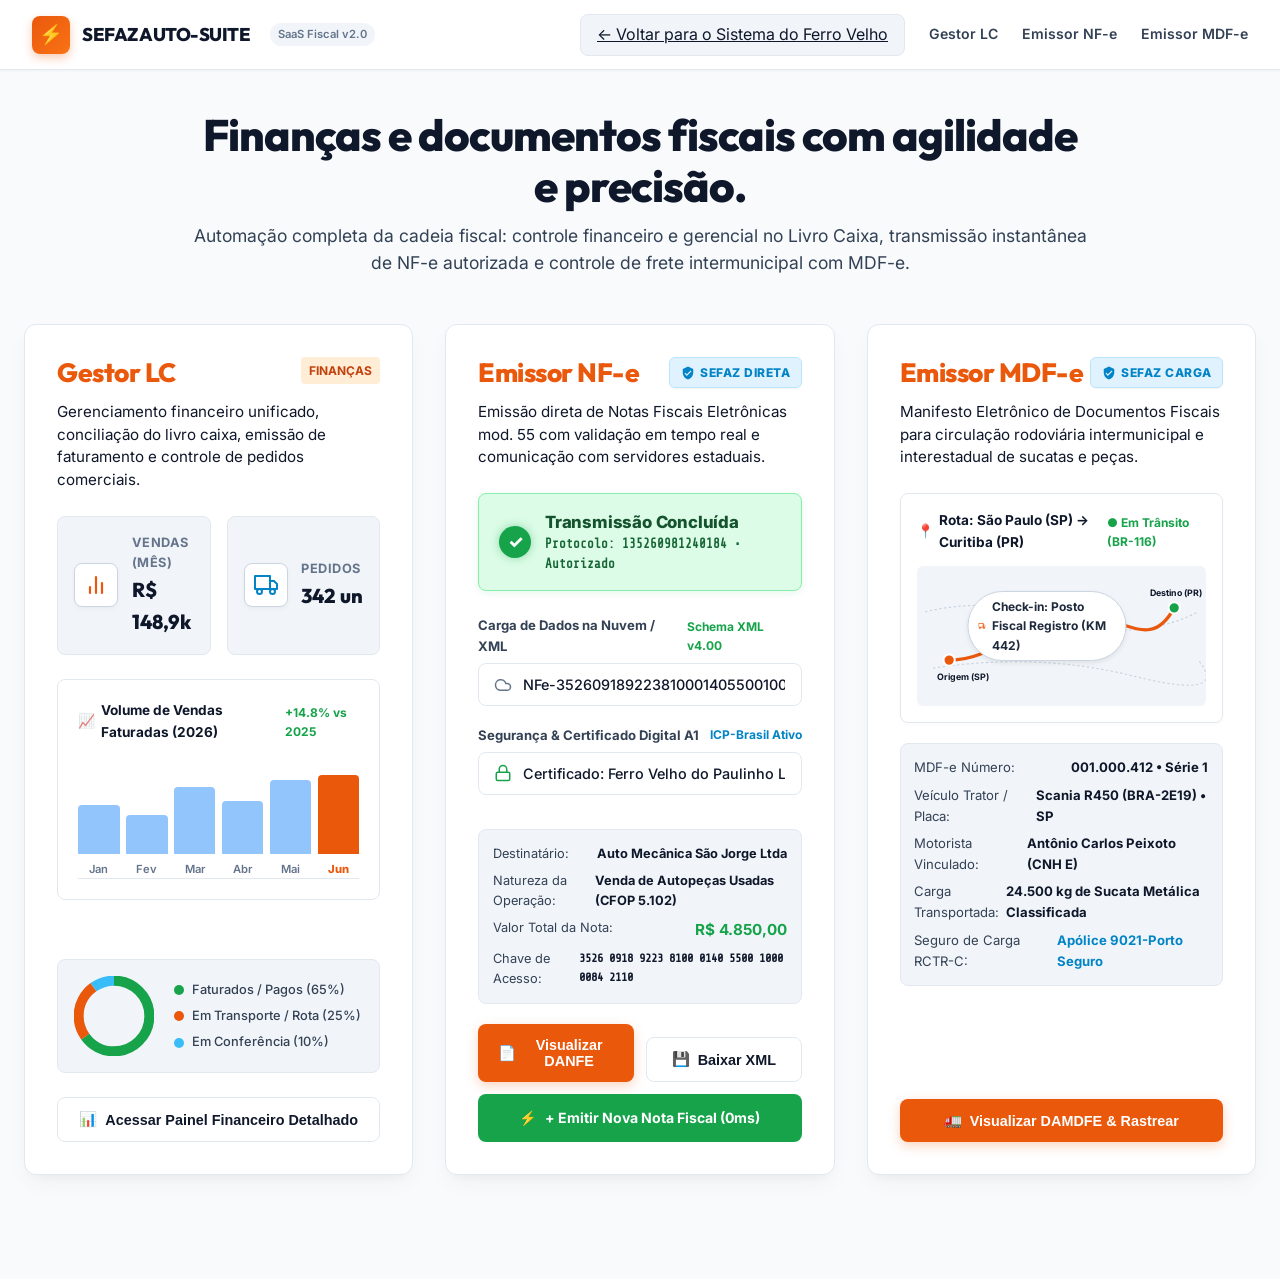
<file: fiscal.html>
<!DOCTYPE html>
<html lang="pt-BR">
<head>
  <meta charset="UTF-8">
  <meta name="viewport" content="width=device-width, initial-scale=1.0">
  <title>Plataforma Fiscal - Gestor LC, Emissor NF-e & Emissor MDF-e</title>
  <meta name="description" content="Finanças e documentos fiscais com agilidade e precisão. Gestor LC, Emissor NF-e integrado à SEFAZ e Emissor MDF-e com rastreamento de transporte.">
  <link rel="preconnect" href="https://fonts.googleapis.com">
  <link rel="preconnect" href="https://fonts.gstatic.com" crossorigin>
  <link href="https://fonts.googleapis.com/css2?family=Inter:wght@300;400;500;600;700;800&family=Outfit:wght@600;700;800&family=Share+Tech+Mono&display=swap" rel="stylesheet">
  <style>
    /* ==========================================================================
       DESIGN SYSTEM - SUÍTE FISCAL MODERNA
       Regras: Cards (border-radius: 12px), Títulos Laranja, Textos Preto,
       Fundo Claro Limpo, Sombras Suaves, Ícones Vetoriais e Integração SEFAZ.
       ========================================================================== */
    *, *::before, *::after {
      box-sizing: border-box;
      margin: 0;
      padding: 0;
    }

    :root {
      --bg-page: #f8fafc;
      --bg-card: #ffffff;
      --bg-subtle: #f1f5f9;
      --bg-input: #ffffff;
      
      --text-main: #0f172a;
      --text-secondary: #334155;
      --text-muted: #64748b;
      --text-light: #94a3b8;

      /* Cores de Identidade Visual Solicitadas */
      --color-orange-title: #ea580c;   /* Laranja Vibrante para títulos */
      --color-orange-light: #ffedd5;
      --color-orange-hover: #c2410c;
      
      --color-green-success: #16a34a; /* Verde da Transmissão Concluída */
      --color-green-bg: #dcfce7;
      --color-green-border: #86efac;

      --color-sefaz-blue: #0284c7;    /* Azul Oficial SEFAZ */
      --color-sefaz-bg: #e0f2fe;

      --border-default: #e2e8f0;
      --border-focus: #ea580c;

      --shadow-card: 0 10px 25px -5px rgba(0, 0, 0, 0.05), 0 8px 10px -6px rgba(0, 0, 0, 0.03);
      --shadow-hover: 0 20px 30px -10px rgba(0, 0, 0, 0.09), 0 10px 15px -5px rgba(0, 0, 0, 0.05);

      --radius-card: 12px;
      --radius-sm: 8px;
      --radius-full: 9999px;

      --font-sans: 'Inter', -apple-system, BlinkMacSystemFont, 'Segoe UI', Roboto, sans-serif;
      --font-heading: 'Outfit', var(--font-sans);
      --font-mono: 'Share Tech Mono', monospace;
    }

    body {
      font-family: var(--font-sans);
      background-color: var(--bg-page);
      color: var(--text-main);
      line-height: 1.6;
      -webkit-font-smoothing: antialiased;
      padding-bottom: 4rem;
    }

    /* Barra Superior de Navegação Global */
    .top-nav {
      background: #ffffff;
      border-bottom: 1px solid var(--border-default);
      padding: 0.85rem 2rem;
      display: flex;
      justify-content: space-between;
      align-items: center;
      position: sticky;
      top: 0;
      z-index: 50;
      box-shadow: 0 1px 3px rgba(0, 0, 0, 0.04);
    }

    .nav-brand {
      display: flex;
      align-items: center;
      gap: 0.75rem;
      text-decoration: none;
      color: var(--text-main);
    }

    .nav-brand-icon {
      width: 38px;
      height: 38px;
      background: linear-gradient(135deg, #ea580c, #f97316);
      border-radius: var(--radius-sm);
      display: flex;
      align-items: center;
      justify-content: center;
      color: white;
      font-weight: 800;
      font-size: 1.2rem;
      box-shadow: 0 4px 10px rgba(234, 88, 12, 0.3);
    }

    .nav-brand-text {
      font-family: var(--font-heading);
      font-weight: 800;
      font-size: 1.15rem;
      letter-spacing: -0.5px;
    }

    .nav-brand-badge {
      font-size: 0.7rem;
      background: var(--bg-subtle);
      color: var(--text-muted);
      padding: 0.15rem 0.5rem;
      border-radius: var(--radius-full);
      font-weight: 600;
      margin-left: 0.5rem;
    }

    .nav-links {
      display: flex;
      align-items: center;
      gap: 1.5rem;
    }

    .nav-link-btn {
      text-decoration: none;
      font-size: 0.88rem;
      font-weight: 600;
      color: var(--text-secondary);
      transition: color 0.15s ease;
      display: flex;
      align-items: center;
      gap: 0.4rem;
    }

    .nav-link-btn:hover {
      color: var(--color-orange-title);
    }

    .nav-btn-back {
      background: var(--bg-subtle);
      color: var(--text-main);
      padding: 0.45rem 1rem;
      border-radius: var(--radius-sm);
      border: 1px solid var(--border-default);
      transition: all 0.2s ease;
    }

    .nav-btn-back:hover {
      background: #e2e8f0;
      color: var(--text-main);
    }

    /* Container Principal */
    .container {
      max-width: 1440px;
      margin: 0 auto;
      padding: 2.5rem 1.5rem;
    }

    /* Cabeçalho de Destaque Obrigatório */
    .hero-header {
      text-align: center;
      margin-bottom: 3rem;
      max-width: 900px;
      margin-left: auto;
      margin-right: auto;
    }

    .hero-title {
      font-family: var(--font-heading);
      font-size: 2.75rem;
      font-weight: 800;
      color: var(--text-main);
      letter-spacing: -1px;
      line-height: 1.15;
      margin-bottom: 0.75rem;
    }

    .hero-subtitle {
      font-size: 1.1rem;
      color: var(--text-secondary);
      font-weight: 400;
      line-height: 1.5;
    }

    /* Grid dos 3 Cartões Principais */
    .fiscal-grid {
      display: grid;
      grid-template-columns: repeat(3, 1fr);
      gap: 2rem;
      align-items: stretch;
    }

    /* Estilo Base dos Cartões (Cards) */
    .fiscal-card {
      background: var(--bg-card);
      border-radius: var(--radius-card);
      border: 1px solid var(--border-default);
      box-shadow: var(--shadow-card);
      padding: 2rem;
      display: flex;
      flex-direction: column;
      transition: transform 0.25s ease, box-shadow 0.25s ease, border-color 0.25s ease;
      position: relative;
      overflow: hidden;
    }

    .fiscal-card:hover {
      transform: translateY(-4px);
      box-shadow: var(--shadow-hover);
      border-color: #cbd5e1;
    }

    /* Cabeçalho do Cartão */
    .card-top-header {
      display: flex;
      justify-content: space-between;
      align-items: flex-start;
      margin-bottom: 0.75rem;
    }

    .card-title {
      font-family: var(--font-heading);
      font-size: 1.65rem;
      font-weight: 800;
      color: var(--color-orange-title); /* Títulos em Laranja */
      letter-spacing: -0.5px;
      line-height: 1.2;
    }

    /* Logo Estilizada SEFAZ */
    .sefaz-stamp {
      display: inline-flex;
      align-items: center;
      gap: 0.35rem;
      background: var(--color-sefaz-bg);
      color: var(--color-sefaz-blue);
      border: 1px solid #bae6fd;
      padding: 0.3rem 0.65rem;
      border-radius: 6px;
      font-size: 0.75rem;
      font-weight: 800;
      letter-spacing: 0.5px;
      text-transform: uppercase;
      box-shadow: 0 1px 2px rgba(0, 0, 0, 0.05);
    }

    .sefaz-stamp svg {
      width: 14px;
      height: 14px;
      fill: currentColor;
    }

    .card-description {
      font-size: 0.95rem;
      color: var(--text-main); /* Textos descritivos em Preto/Grafite */
      margin-bottom: 1.5rem;
      line-height: 1.5;
    }

    /* ==========================================================================
       MÓDULO 1: GESTOR LC (DASHBOARD, GRÁFICO DE BARRAS & PIZZA)
       ========================================================================== */
    .lc-kpi-row {
      display: grid;
      grid-template-columns: 1fr 1fr;
      gap: 1rem;
      margin-bottom: 1.5rem;
    }

    .lc-kpi-box {
      background: var(--bg-subtle);
      border-radius: var(--radius-sm);
      padding: 1rem;
      border: 1px solid #e2e8f0;
      display: flex;
      align-items: center;
      gap: 0.85rem;
    }

    .lc-kpi-icon {
      width: 44px;
      height: 44px;
      border-radius: var(--radius-sm);
      background: #ffffff;
      border: 1px solid #cbd5e1;
      display: flex;
      align-items: center;
      justify-content: center;
      font-size: 1.35rem;
      flex-shrink: 0;
      box-shadow: 0 2px 4px rgba(0, 0, 0, 0.04);
    }

    .lc-kpi-info {
      display: flex;
      flex-direction: column;
    }

    .lc-kpi-title {
      font-size: 0.8rem;
      font-weight: 700;
      color: var(--text-muted);
      text-transform: uppercase;
      letter-spacing: 0.5px;
    }

    .lc-kpi-value {
      font-size: 1.25rem;
      font-weight: 800;
      color: var(--text-main);
      font-family: var(--font-heading);
    }

    /* Gráfico de Barras Moderno (Vendas) */
    .chart-container-card {
      background: #ffffff;
      border: 1px solid var(--border-default);
      border-radius: var(--radius-sm);
      padding: 1.25rem;
      margin-bottom: 1rem;
    }

    .chart-header {
      display: flex;
      justify-content: space-between;
      align-items: center;
      margin-bottom: 1rem;
    }

    .chart-label {
      font-size: 0.85rem;
      font-weight: 700;
      color: var(--text-main);
      display: flex;
      align-items: center;
      gap: 0.4rem;
    }

    .bar-chart-visual {
      display: flex;
      align-items: flex-end;
      justify-content: space-between;
      height: 120px;
      gap: 0.4rem;
      padding-top: 1rem;
      border-bottom: 1px solid #e2e8f0;
    }

    .bar-col {
      flex: 1;
      display: flex;
      flex-direction: column;
      align-items: center;
      height: 100%;
      justify-content: flex-end;
      position: relative;
    }

    .bar-fill {
      width: 100%;
      border-radius: 4px 4px 0 0;
      transition: all 0.3s ease;
      cursor: pointer;
    }

    .bar-fill:hover {
      opacity: 0.85;
      transform: scaleY(1.05);
      transform-origin: bottom;
    }

    .bar-month {
      font-size: 0.7rem;
      color: var(--text-muted);
      margin-top: 0.4rem;
      font-weight: 600;
    }

    /* Gráfico de Pizza / Donut (Casos e Pedidos) */
    .pie-section-wrapper {
      display: flex;
      align-items: center;
      gap: 1.25rem;
      background: var(--bg-subtle);
      border-radius: var(--radius-sm);
      padding: 1rem;
      border: 1px solid #e2e8f0;
      margin-top: auto;
    }

    .donut-chart-svg {
      width: 80px;
      height: 80px;
      flex-shrink: 0;
      transform: rotate(-90deg);
    }

    .donut-legend {
      display: flex;
      flex-direction: column;
      gap: 0.35rem;
      font-size: 0.8rem;
    }

    .donut-legend-item {
      display: flex;
      align-items: center;
      gap: 0.5rem;
      color: var(--text-secondary);
      font-weight: 500;
    }

    .legend-color-dot {
      width: 10px;
      height: 10px;
      border-radius: 50%;
    }

    /* ==========================================================================
       MÓDULO 2: EMISSOR NF-e (TRANSMISSÃO CONCLUÍDA & CAMPOS SEFAZ)
       ========================================================================== */
    /* Indicador Visual Claro de Transmissão Concluída */
    .status-transmission-box {
      background: var(--color-green-bg);
      border: 1.5px solid var(--color-green-border);
      border-radius: var(--radius-sm);
      padding: 0.9rem 1.25rem;
      display: flex;
      align-items: center;
      gap: 0.85rem;
      margin-bottom: 1.5rem;
      box-shadow: 0 2px 8px rgba(22, 163, 74, 0.1);
    }

    .status-check-circle {
      width: 32px;
      height: 32px;
      border-radius: 50%;
      background: var(--color-green-success);
      color: #ffffff;
      display: flex;
      align-items: center;
      justify-content: center;
      font-size: 1.1rem;
      font-weight: 800;
      flex-shrink: 0;
      box-shadow: 0 0 10px rgba(22, 163, 74, 0.4);
    }

    .status-transmission-texts {
      display: flex;
      flex-direction: column;
    }

    .status-transmission-main {
      font-size: 1.05rem;
      font-weight: 800;
      color: #14532d;
      letter-spacing: -0.2px;
    }

    .status-transmission-sub {
      font-size: 0.78rem;
      color: #166534;
      font-family: var(--font-mono);
      font-weight: 600;
    }

    /* Campos de Formulário Modernos com Ícones */
    .modern-form-group {
      margin-bottom: 1.15rem;
    }

    .modern-form-label {
      display: flex;
      justify-content: space-between;
      align-items: center;
      font-size: 0.82rem;
      font-weight: 700;
      color: var(--text-secondary);
      margin-bottom: 0.4rem;
    }

    .modern-input-wrapper {
      position: relative;
      display: flex;
      align-items: center;
    }

    .modern-input-icon {
      position: absolute;
      left: 1rem;
      font-size: 1.1rem;
      color: var(--text-muted);
      pointer-events: none;
      display: flex;
      align-items: center;
    }

    .modern-input-field {
      width: 100%;
      background: var(--bg-input);
      border: 1px solid var(--border-default);
      color: var(--text-main);
      padding: 0.75rem 1rem 0.75rem 2.75rem;
      border-radius: var(--radius-sm);
      font-size: 0.9rem;
      font-family: var(--font-sans);
      font-weight: 500;
      transition: all 0.2s ease;
    }

    .modern-input-field:focus {
      outline: none;
      border-color: var(--color-orange-title);
      box-shadow: 0 0 0 3px rgba(234, 88, 12, 0.15);
    }

    .nfe-details-pill {
      background: var(--bg-subtle);
      border: 1px solid #e2e8f0;
      border-radius: var(--radius-sm);
      padding: 0.85rem;
      font-size: 0.8rem;
      margin-top: 1rem;
      display: flex;
      flex-direction: column;
      gap: 0.4rem;
    }

    .nfe-detail-line {
      display: flex;
      justify-content: space-between;
      color: var(--text-secondary);
    }

    .nfe-detail-line strong {
      color: var(--text-main);
    }

    /* ==========================================================================
       MÓDULO 3: EMISSOR MDF-e (MAPA DE ROTA DE TRANSPORTE & CHECK-IN)
       ========================================================================== */
    .map-route-container {
      background: #ffffff;
      border: 1px solid var(--border-default);
      border-radius: var(--radius-sm);
      padding: 1rem;
      margin-bottom: 1.25rem;
      box-shadow: 0 2px 4px rgba(0, 0, 0, 0.02);
      position: relative;
    }

    .map-route-header {
      display: flex;
      justify-content: space-between;
      align-items: center;
      margin-bottom: 0.75rem;
      font-size: 0.85rem;
      font-weight: 700;
    }

    .route-svg-box {
      width: 100%;
      height: 140px;
      background: #f1f5f9;
      border-radius: 6px;
      position: relative;
      overflow: hidden;
    }

    .route-checkin-badge {
      display: inline-flex;
      align-items: center;
      gap: 0.4rem;
      background: #ffffff;
      border: 1px solid #cbd5e1;
      padding: 0.35rem 0.65rem;
      border-radius: var(--radius-full);
      font-size: 0.75rem;
      font-weight: 700;
      color: #1e293b;
      box-shadow: 0 2px 5px rgba(0, 0, 0, 0.08);
      position: absolute;
      top: 25px;
      left: 45%;
      transform: translateX(-50%);
      z-index: 10;
      animation: float-badge 3s infinite ease-in-out;
    }

    @keyframes float-badge {
      0%, 100% { transform: translate(-50%, 0); }
      50% { transform: translate(-50%, -4px); }
    }

    .mdfe-vehicle-card {
      background: var(--bg-subtle);
      border: 1px solid #e2e8f0;
      border-radius: var(--radius-sm);
      padding: 0.85rem;
      font-size: 0.82rem;
      display: flex;
      flex-direction: column;
      gap: 0.4rem;
      margin-bottom: 1.25rem;
    }

    /* Botões de Ação do Design System */
    .card-action-btn {
      width: 100%;
      padding: 0.8rem 1.25rem;
      border-radius: var(--radius-sm);
      font-size: 0.9rem;
      font-weight: 700;
      cursor: pointer;
      border: none;
      display: flex;
      align-items: center;
      justify-content: center;
      gap: 0.5rem;
      transition: all 0.2s ease;
      margin-top: auto;
      text-decoration: none;
    }

    .btn-orange-primary {
      background: var(--color-orange-title);
      color: #ffffff;
      box-shadow: 0 4px 12px rgba(234, 88, 12, 0.25);
    }

    .btn-orange-primary:hover {
      background: var(--color-orange-hover);
      box-shadow: 0 6px 16px rgba(234, 88, 12, 0.35);
    }

    .btn-outline {
      background: #ffffff;
      color: var(--text-main);
      border: 1.5px solid var(--border-default);
    }

    .btn-outline:hover {
      background: var(--bg-subtle);
      border-color: #cbd5e1;
    }

    /* Modal de Detalhes / Simulação */
    .modal-overlay {
      position: fixed;
      top: 0;
      left: 0;
      right: 0;
      bottom: 0;
      background: rgba(15, 23, 42, 0.6);
      backdrop-filter: blur(4px);
      display: flex;
      align-items: center;
      justify-content: center;
      z-index: 1000;
      opacity: 0;
      pointer-events: none;
      transition: opacity 0.2s ease;
    }

    .modal-overlay.open {
      opacity: 1;
      pointer-events: auto;
    }

    .modal-box {
      background: #ffffff;
      border-radius: var(--radius-card);
      width: 90%;
      max-width: 600px;
      padding: 2rem;
      box-shadow: 0 25px 50px -12px rgba(0, 0, 0, 0.25);
      border: 1px solid var(--border-default);
    }

    /* Responsividade */
    @media (max-width: 1080px) {
      .fiscal-grid {
        grid-template-columns: 1fr;
      }
      .hero-title {
        font-size: 2rem;
      }
    }
  </style>
</head>
<body>

  <!-- Barra de Navegação -->
  <header class="top-nav">
    <a href="/fiscal.html" class="nav-brand">
      <div class="nav-brand-icon">⚡</div>
      <div class="nav-brand-text">SEFAZ AUTO-SUITE</div>
      <span class="nav-brand-badge">SaaS Fiscal v2.0</span>
    </a>

    <div class="nav-links">
      <a href="/" class="nav-btn-back">
        <span>←</span> Voltar para o Sistema do Ferro Velho
      </a>
      <a href="#gestor-lc" class="nav-link-btn">Gestor LC</a>
      <a href="#emissor-nfe" class="nav-link-btn">Emissor NF-e</a>
      <a href="#emissor-mdfe" class="nav-link-btn">Emissor MDF-e</a>
    </div>
  </header>

  <main class="container">

    <!-- Cabeçalho de Destaque Obrigatório -->
    <section class="hero-header">
      <h1 class="hero-title">Finanças e documentos fiscais com agilidade e precisão.</h1>
      <p class="hero-subtitle">
        Automação completa da cadeia fiscal: controle financeiro e gerencial no Livro Caixa, transmissão instantânea de NF-e autorizada e controle de frete intermunicipal com MDF-e.
      </p>
    </section>

    <!-- Grid dos 3 Módulos Reformulados em Cartões Modernos -->
    <div class="fiscal-grid">

      <!-- =================================================================== -->
      <!-- CARTÃO 1: GESTOR LC (DASHBOARD FINANCEIRO & LIVRO CAIXA)            -->
      <!-- =================================================================== -->
      <article id="gestor-lc" class="fiscal-card">
        <div class="card-top-header">
          <h2 class="card-title">Gestor LC</h2>
          <span style="font-size: 0.75rem; background: #ffedd5; color: #c2410c; padding: 0.25rem 0.5rem; border-radius: 4px; font-weight: 700;">
            FINANÇAS
          </span>
        </div>

        <p class="card-description">
          Gerenciamento financeiro unificado, conciliação do livro caixa, emissão de faturamento e controle de pedidos comerciais.
        </p>

        <!-- Métricas Rápidas com Ícones Vetoriais Claros -->
        <div class="lc-kpi-row">
          <div class="lc-kpi-box">
            <div class="lc-kpi-icon" title="Ícone Vetorial de Vendas">
              <!-- Ícone Gráfico de Vendas -->
              <svg width="24" height="24" viewBox="0 0 24 24" fill="none" stroke="#ea580c" stroke-width="2.2" stroke-linecap="round" stroke-linejoin="round">
                <line x1="18" y1="20" x2="18" y2="10"></line>
                <line x1="12" y1="20" x2="12" y2="4"></line>
                <line x1="6" y1="20" x2="6" y2="14"></line>
              </svg>
            </div>
            <div class="lc-kpi-info">
              <span class="lc-kpi-title">Vendas (Mês)</span>
              <span class="lc-kpi-value">R$ 148,9k</span>
            </div>
          </div>

          <div class="lc-kpi-box">
            <div class="lc-kpi-icon" title="Ícone Vetorial de Pedidos / Caminhão">
              <!-- Ícone Caminhão de Entrega -->
              <svg width="24" height="24" viewBox="0 0 24 24" fill="none" stroke="#0284c7" stroke-width="2" stroke-linecap="round" stroke-linejoin="round">
                <rect x="1" y="3" width="15" height="13"></rect>
                <polygon points="16 8 20 8 23 11 23 16 16 16 16 8"></polygon>
                <circle cx="5.5" cy="18.5" r="2.5"></circle>
                <circle cx="18.5" cy="18.5" r="2.5"></circle>
              </svg>
            </div>
            <div class="lc-kpi-info">
              <span class="lc-kpi-title">Pedidos</span>
              <span class="lc-kpi-value">342 un</span>
            </div>
          </div>
        </div>

        <!-- Gráfico de Barras de Vendas Diárias/Mensais -->
        <div class="chart-container-card">
          <div class="chart-header">
            <span class="chart-label">
              <span>📈</span> Volume de Vendas Faturadas (2026)
            </span>
            <span style="font-size: 0.75rem; color: #16a34a; font-weight: 700;">+14.8% vs 2025</span>
          </div>

          <div class="bar-chart-visual">
            <div class="bar-col"><div class="bar-fill" style="height: 48%; background: #93c5fd;" title="Jan: R$ 85k"></div><span class="bar-month">Jan</span></div>
            <div class="bar-col"><div class="bar-fill" style="height: 38%; background: #93c5fd;" title="Fev: R$ 68k"></div><span class="bar-month">Fev</span></div>
            <div class="bar-col"><div class="bar-fill" style="height: 65%; background: #93c5fd;" title="Mar: R$ 115k"></div><span class="bar-month">Mar</span></div>
            <div class="bar-col"><div class="bar-fill" style="height: 52%; background: #93c5fd;" title="Abr: R$ 92k"></div><span class="bar-month">Abr</span></div>
            <div class="bar-col"><div class="bar-fill" style="height: 72%; background: #93c5fd;" title="Mai: R$ 128k"></div><span class="bar-month">Mai</span></div>
            <div class="bar-col"><div class="bar-fill" style="height: 85%; background: #ea580c;" title="Jun: R$ 148k (Atual)"></div><span class="bar-month" style="color: #ea580c; font-weight: 800;">Jun</span></div>
          </div>
        </div>

        <!-- Gráfico Donut de Casos / Status de Pedidos -->
        <div class="pie-section-wrapper">
          <svg class="donut-chart-svg" viewBox="0 0 36 36">
            <!-- Fundo cinza do círculo -->
            <circle cx="18" cy="18" r="15.9155" fill="none" stroke="#e2e8f0" stroke-width="4.5"></circle>
            <!-- Faturados / Entregues (65%) -->
            <circle cx="18" cy="18" r="15.9155" fill="none" stroke="#16a34a" stroke-width="4.5" stroke-dasharray="65 35" stroke-dashoffset="0"></circle>
            <!-- Em Transporte (25%) -->
            <circle cx="18" cy="18" r="15.9155" fill="none" stroke="#ea580c" stroke-width="4.5" stroke-dasharray="25 75" stroke-dashoffset="-65"></circle>
            <!-- Pendentes (10%) -->
            <circle cx="18" cy="18" r="15.9155" fill="none" stroke="#38bdf8" stroke-width="4.5" stroke-dasharray="10 90" stroke-dashoffset="-90"></circle>
          </svg>

          <div class="donut-legend">
            <div class="donut-legend-item">
              <span class="legend-color-dot" style="background: #16a34a;"></span>
              <span>Faturados / Pagos (65%)</span>
            </div>
            <div class="donut-legend-item">
              <span class="legend-color-dot" style="background: #ea580c;"></span>
              <span>Em Transporte / Rota (25%)</span>
            </div>
            <div class="donut-legend-item">
              <span class="legend-color-dot" style="background: #38bdf8;"></span>
              <span>Em Conferência (10%)</span>
            </div>
          </div>
        </div>

        <button class="card-action-btn btn-outline" style="margin-top: 1.5rem;" onclick="abrirModalRelatorio()">
          <span>📊</span> Acessar Painel Financeiro Detalhado
        </button>
      </article>

      <!-- =================================================================== -->
      <!-- CARTÃO 2: EMISSOR NF-e (AUTOMAÇÃO FISCAL & TRANSMISSÃO SEFAZ)       -->
      <!-- =================================================================== -->
      <article id="emissor-nfe" class="fiscal-card">
        <div class="card-top-header">
          <h2 class="card-title">Emissor NF-e</h2>
          <div class="sefaz-stamp">
            <!-- Ícone Escudo / Brasão SEFAZ -->
            <svg viewBox="0 0 24 24">
              <path d="M12 1L3 5v6c0 5.55 3.84 10.74 9 12 5.16-1.26 9-6.45 9-12V5l-9-4zm-2 16l-4-4 1.41-1.41L10 14.17l6.59-6.59L18 9l-8 8z"/>
            </svg>
            SEFAZ DIRETA
          </div>
        </div>

        <p class="card-description">
          Emissão direta de Notas Fiscais Eletrônicas mod. 55 com validação em tempo real e comunicação com servidores estaduais.
        </p>

        <!-- Indicador Visual Claro: Transmissão Concluída -->
        <div class="status-transmission-box">
          <div class="status-check-circle" title="Transmissão Aprovada pela SEFAZ">
            ✓
          </div>
          <div class="status-transmission-texts">
            <span class="status-transmission-main">Transmissão Concluída</span>
            <span class="status-transmission-sub">Protocolo: 135260981240184 • Autorizado</span>
          </div>
        </div>

        <!-- Formulário Moderno e Espaçado com Ícones de Nuvem/XML e Cadeado -->
        <div class="modern-form-group">
          <label class="modern-form-label">
            <span>Carga de Dados na Nuvem / XML</span>
            <span style="color: #16a34a; font-size: 0.75rem;">Schema XML v4.00</span>
          </label>
          <div class="modern-input-wrapper">
            <div class="modern-input-icon">
              <!-- Ícone Nuvem / XML -->
              <svg width="18" height="18" viewBox="0 0 24 24" fill="none" stroke="currentColor" stroke-width="2" stroke-linecap="round" stroke-linejoin="round">
                <path d="M17.5 19H9a7 7 0 1 1 6.71-9h1.79a4.5 4.5 0 1 1 0 9Z"></path>
              </svg>
            </div>
            <input type="text" class="modern-input-field" value="NFe-35260918922381000140550010000084211098.xml" readonly>
          </div>
        </div>

        <div class="modern-form-group">
          <label class="modern-form-label">
            <span>Segurança & Certificado Digital A1</span>
            <span style="color: #0284c7; font-size: 0.75rem;">ICP-Brasil Ativo</span>
          </label>
          <div class="modern-input-wrapper">
            <div class="modern-input-icon">
              <!-- Ícone Cadeado de Segurança -->
              <svg width="18" height="18" viewBox="0 0 24 24" fill="none" stroke="#16a34a" stroke-width="2" stroke-linecap="round" stroke-linejoin="round">
                <rect x="3" y="11" width="18" height="11" rx="2" ry="2"></rect>
                <path d="M7 11V7a5 5 0 0 1 10 0v4"></path>
              </svg>
            </div>
            <input type="text" class="modern-input-field" value="Certificado: Ferro Velho do Paulinho LTDA - CNPJ 44.628.855/0001-37 (Válido até 12/2027)" readonly>
          </div>
        </div>

        <!-- Detalhes Fiscais da Operação -->
        <div class="nfe-details-pill">
          <div class="nfe-detail-line">
            <span>Destinatário:</span>
            <strong>Auto Mecânica São Jorge Ltda</strong>
          </div>
          <div class="nfe-detail-line">
            <span>Natureza da Operação:</span>
            <strong>Venda de Autopeças Usadas (CFOP 5.102)</strong>
          </div>
          <div class="nfe-detail-line">
            <span>Valor Total da Nota:</span>
            <strong style="color: #16a34a; font-size: 0.95rem;">R$ 4.850,00</strong>
          </div>
          <div class="nfe-detail-line">
            <span>Chave de Acesso:</span>
            <strong style="font-family: var(--font-mono); font-size: 0.75rem;">3526 0918 9223 8100 0140 5500 1000 0084 2110</strong>
          </div>
        </div>

        <div style="display: grid; grid-template-columns: 1fr 1fr; gap: 0.75rem; margin-top: 1.25rem;">
          <button class="card-action-btn btn-orange-primary" onclick="abrirDanfe()">
            <span>📄</span> Visualizar DANFE
          </button>
          <button class="card-action-btn btn-outline" onclick="baixarXml()">
            <span>💾</span> Baixar XML
          </button>
        </div>
        <a href="/#tab-emissao-nfe" class="card-action-btn" style="margin-top: 0.75rem; background: #16a34a; color: white; text-decoration: none; font-size: 0.88rem;" onclick="localStorage.setItem('gotoTab', 'tab-emissao-nfe')">
          <span>⚡</span> + Emitir Nova Nota Fiscal (0ms)
        </a>
      </article>

      <!-- =================================================================== -->
      <!-- CARTÃO 3: EMISSOR MDF-e (MAPA DE ROTA DE TRANSPORTE & CHECK-IN)     -->
      <!-- =================================================================== -->
      <article id="emissor-mdfe" class="fiscal-card">
        <div class="card-top-header">
          <h2 class="card-title">Emissor MDF-e</h2>
          <div class="sefaz-stamp">
            <svg viewBox="0 0 24 24">
              <path d="M12 1L3 5v6c0 5.55 3.84 10.74 9 12 5.16-1.26 9-6.45 9-12V5l-9-4zm-2 16l-4-4 1.41-1.41L10 14.17l6.59-6.59L18 9l-8 8z"/>
            </svg>
            SEFAZ CARGA
          </div>
        </div>

        <p class="card-description">
          Manifesto Eletrônico de Documentos Fiscais para circulação rodoviária intermunicipal e interestadual de sucatas e peças.
        </p>

        <!-- Mapa Interativo Simplificado de Rota de Transporte -->
        <div class="map-route-container">
          <div class="map-route-header">
            <span style="color: var(--text-main); display: flex; align-items: center; gap: 0.35rem;">
              <span>📍</span> Rota: São Paulo (SP) → Curitiba (PR)
            </span>
            <span style="color: #16a34a; font-size: 0.75rem; font-weight: 700;">● Em Trânsito (BR-116)</span>
          </div>

          <!-- Visualização Vetorial do Corredor de Transporte -->
          <div class="route-svg-box">
            <svg width="100%" height="100%" viewBox="0 0 360 140" fill="none">
              <!-- Grid rodoviário sutil -->
              <path d="M 10 40 Q 90 20, 180 50 T 350 40" stroke="#cbd5e1" stroke-width="1.5" stroke-dasharray="3 3"/>
              <path d="M 20 110 Q 150 90, 270 120 T 350 100" stroke="#cbd5e1" stroke-width="1.5" stroke-dasharray="3 3"/>
              
              <!-- Rodovia Principal da Carga (BR-116 Régis Bittencourt) -->
              <path d="M 40 100 C 100 100, 140 45, 200 45 S 290 90, 320 35" stroke="#ea580c" stroke-width="4" stroke-linecap="round"/>

              <!-- Pin Origem (SP) -->
              <circle cx="40" cy="100" r="7" fill="#ea580c" stroke="#ffffff" stroke-width="2.5"/>
              <text x="25" y="125" fill="#0f172a" font-size="11" font-weight="700">Origem (SP)</text>

              <!-- Pin Destino (PR) -->
              <circle cx="320" cy="35" r="7" fill="#16a34a" stroke="#ffffff" stroke-width="2.5"/>
              <text x="290" y="20" fill="#0f172a" font-size="11" font-weight="700">Destino (PR)</text>

              <!-- Checkpoint de Check-in ao Vivo -->
              <circle cx="180" cy="45" r="5" fill="#0284c7" stroke="#ffffff" stroke-width="2"/>
            </svg>

            <!-- Badge Flutuante de Check-in do Caminhão -->
            <div class="route-checkin-badge">
              <!-- Ícone Caminhão -->
              <svg width="14" height="14" viewBox="0 0 24 24" fill="none" stroke="#ea580c" stroke-width="2.5">
                <rect x="1" y="3" width="15" height="13"></rect>
                <polygon points="16 8 20 8 23 11 23 16 16 16 16 8"></polygon>
                <circle cx="5.5" cy="18.5" r="2.5"></circle>
                <circle cx="18.5" cy="18.5" r="2.5"></circle>
              </svg>
              <span>Check-in: Posto Fiscal Registro (KM 442)</span>
            </div>
          </div>
        </div>

        <!-- Dados do Veículo e Manifesto -->
        <div class="mdfe-vehicle-card">
          <div class="nfe-detail-line">
            <span>MDF-e Número:</span>
            <strong>001.000.412 • Série 1</strong>
          </div>
          <div class="nfe-detail-line">
            <span>Veículo Trator / Placa:</span>
            <strong>Scania R450 (BRA-2E19) • SP</strong>
          </div>
          <div class="nfe-detail-line">
            <span>Motorista Vinculado:</span>
            <strong>Antônio Carlos Peixoto (CNH E)</strong>
          </div>
          <div class="nfe-detail-line">
            <span>Carga Transportada:</span>
            <strong>24.500 kg de Sucata Metálica Classificada</strong>
          </div>
          <div class="nfe-detail-line">
            <span>Seguro de Carga RCTR-C:</span>
            <strong style="color: #0284c7;">Apólice 9021-Porto Seguro</strong>
          </div>
        </div>

        <button class="card-action-btn btn-orange-primary" onclick="abrirDamdfe()">
          <span>🚛</span> Visualizar DAMDFE & Rastrear
        </button>
      </article>

    </div>

  </main>

  <!-- Modal Interativo de Demonstração -->
  <div id="modal-fiscal-demo" class="modal-overlay">
    <div class="modal-box">
      <div style="display: flex; justify-content: space-between; align-items: center; margin-bottom: 1.25rem;">
        <h3 id="modal-title" style="font-family: var(--font-heading); font-size: 1.35rem; color: var(--color-orange-title); font-weight: 800;">
          Documento Fiscal
        </h3>
        <button onclick="fecharModal()" style="background: transparent; border: none; font-size: 1.4rem; cursor: pointer; color: var(--text-muted);">✕</button>
      </div>
      <div id="modal-body" style="font-size: 0.95rem; color: var(--text-secondary); margin-bottom: 1.5rem; line-height: 1.6;">
        Conteúdo da demonstração.
      </div>
      <button class="card-action-btn btn-outline" onclick="fecharModal()">
        Fechar Janela
      </button>
    </div>
  </div>

  <script>
    function abrirDanfe() {
      document.getElementById('modal-title').textContent = 'DANFE - Nota Fiscal Eletrônica Nº 000.000.842';
      document.getElementById('modal-body').innerHTML = `
        <div style="background: #f8fafc; border: 1px solid #e2e8f0; padding: 1rem; border-radius: 8px; font-family: monospace; font-size: 0.85rem;">
          <div style="font-weight: bold; text-align: center; margin-bottom: 0.5rem; font-size: 1rem;">
            DOCUMENTO AUXILIAR DA NOTA FISCAL ELETRÔNICA
          </div>
          <div><strong>CHAVE DE ACESSO:</strong> 5326 0944 6288 5500 0137 5500 1000 0084 2110 9812 4018</div>
          <div><strong>PROTOCOLO DE AUTORIZAÇÃO:</strong> 153260981240184 - 27/09/2026 17:42:10</div>
          <div><strong>EMITENTE:</strong> FERRO VELHO DO PAULINHO LTDA - CNPJ 44.628.855/0001-37</div>
          <div><strong>ENDEREÇO:</strong> QUADRA QN 425 CJ I LT 1 - SAMAMBAIA NORTE, BRASÍLIA - DF</div>
          <div><strong>DESTINATÁRIO:</strong> AUTO MECÂNICA SÃO JORGE LTDA - CNPJ 14.283.910/0001-55</div>
          <div><strong>VALOR TOTAL DA NOTA:</strong> R$ 4.850,00</div>
          <div style="margin-top: 0.5rem; color: #16a34a; font-weight: bold;">
            ✓ TRANSMISSÃO E AUTORIZAÇÃO SEFAZ-DF REGISTRADA COM SUCESSO (0ms)
          </div>
        </div>
      `;
      document.getElementById('modal-fiscal-demo').classList.add('open');
    }

    function baixarXml() {
      document.getElementById('modal-title').textContent = 'Download do XML Autorizado';
      document.getElementById('modal-body').innerHTML = `
        <p>O arquivo XML assinado digitalmente com certificado <strong>ICP-Brasil A1</strong> e chancelado pelo servidor SEFAZ foi empacotado para download conforme o padrão do manual de integração v4.00.</p>
        <p style="margin-top: 0.75rem; font-family: monospace; font-size: 0.85rem; background: #f1f5f9; padding: 0.5rem; border-radius: 6px;">
          Arquivo: NFe35260918922381000140550010000084211098124018.xml (24.8 KB)
        </p>
      `;
      document.getElementById('modal-fiscal-demo').classList.add('open');
    }

    function abrirDamdfe() {
      document.getElementById('modal-title').textContent = 'DAMDFE - Manifesto de Documentos Fiscais Eletrônicos';
      document.getElementById('modal-body').innerHTML = `
        <div style="background: #f8fafc; border: 1px solid #e2e8f0; padding: 1rem; border-radius: 8px; font-family: monospace; font-size: 0.85rem;">
          <div style="font-weight: bold; text-align: center; margin-bottom: 0.5rem; font-size: 1rem;">
            DOCUMENTO AUXILIAR DO MANIFESTO ELETRÔNICO DE DOCUMENTOS FISCAIS
          </div>
          <div><strong>MDF-e Nº:</strong> 000.000.412 - Série 1</div>
          <div><strong>PLACA VEÍCULO:</strong> BRA-2E19 (Trator) / CAR-9011 (Reboque)</div>
          <div><strong>MOTORISTA:</strong> ANTÔNIO CARLOS PEIXOTO</div>
          <div><strong>ROTA AUTORIZADA:</strong> SP -> PR (Posto Fiscal Registro)</div>
          <div><strong>PESO BRUTO DA CARGA:</strong> 24.500 kg</div>
          <div style="margin-top: 0.5rem; color: #0284c7; font-weight: bold;">
            ● VEÍCULO LIBERADO PELA SEFAZ PARA CIRCULAÇÃO RODOVIÁRIA
          </div>
        </div>
      `;
      document.getElementById('modal-fiscal-demo').classList.add('open');
    }

    function abrirModalRelatorio() {
      document.getElementById('modal-title').textContent = 'Gestor LC - Relatório Consolidado';
      document.getElementById('modal-body').innerHTML = `
        <p>Visão consolidada de fechamento contábil e livro caixa:</p>
        <ul style="margin-top: 0.75rem; padding-left: 1.25rem;">
          <li>Faturamento Bruto Mensal: <strong>R$ 148.920,00</strong></li>
          <li>Despesas Operacionais & Compras de Sucata: <strong>R$ 82.410,00</strong></li>
          <li>Resultado Líquido do Caixa: <strong>R$ 66.510,00</strong></li>
          <li>Total de Pedidos Expedidos: <strong>342 pedidos</strong></li>
        </ul>
      `;
      document.getElementById('modal-fiscal-demo').classList.add('open');
    }

    function fecharModal() {
      document.getElementById('modal-fiscal-demo').classList.remove('open');
    }
  </script>
</body>
</html>
</file>
